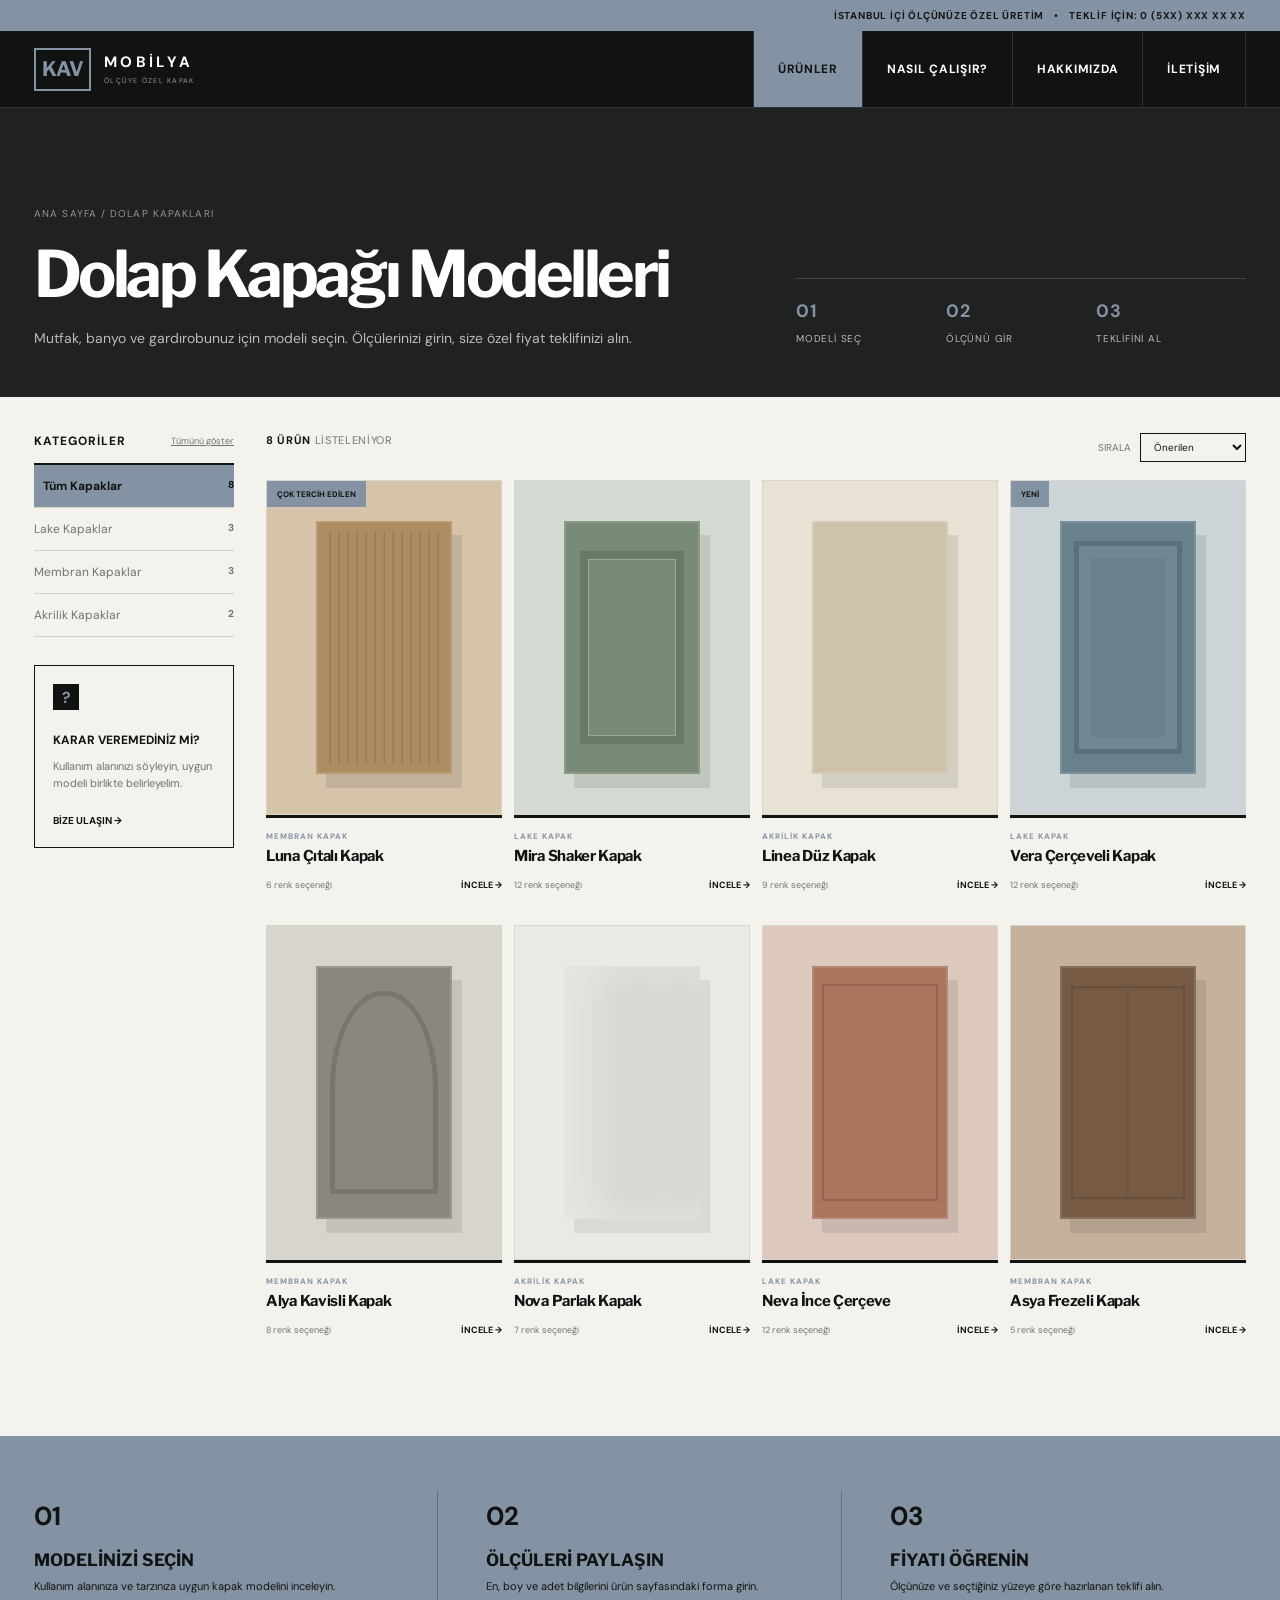
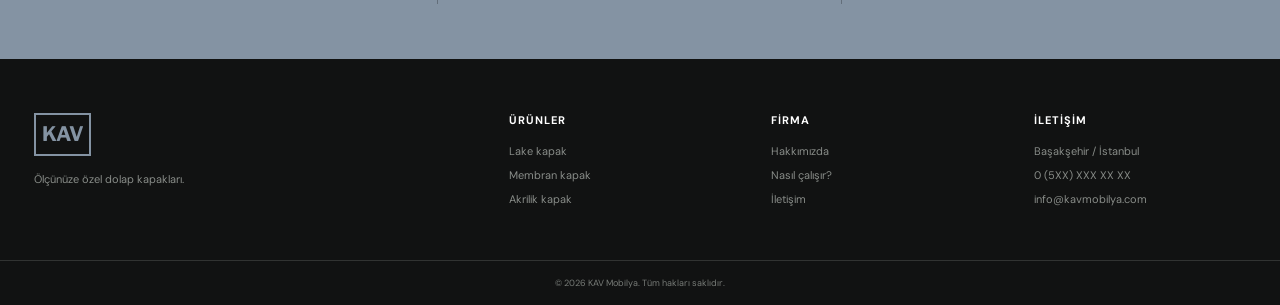
<file: index.html>
<!doctype html>
<html lang="tr">
  <head>
    <meta charset="UTF-8" />
    <meta name="viewport" content="width=device-width, initial-scale=1" />
    <meta name="description" content="Ölçünüze özel mutfak, banyo ve gardırop kapakları." />
    <meta name="robots" content="noindex, nofollow" />
    <meta name="theme-color" content="#ffffff" />
    <title>KAV Mobilya | Dolap Kapağı Modelleri</title>
    <link rel="preconnect" href="https://fonts.googleapis.com" />
    <link rel="preconnect" href="https://fonts.gstatic.com" crossorigin />
    <link href="https://fonts.googleapis.com/css2?family=DM+Sans:wght@400;500;600;700&family=Libre+Franklin:wght@600;700&display=swap" rel="stylesheet" />
    <link rel="stylesheet" href="styles.css" />
  </head>
  <body>
    <div class="topbar">İstanbul içi ölçünüze özel üretim <span>•</span> Teklif için: 0 (5XX) XXX XX XX</div>
    <header class="site-header" id="top">
      <a class="brand" href="index.html" aria-label="KAV Mobilya ana sayfa">
        <span class="brand-box">KAV</span>
        <span><strong>MOBİLYA</strong><small>ÖLÇÜYE ÖZEL KAPAK</small></span>
      </a>
      <button class="menu-toggle" type="button" aria-controls="main-nav" aria-expanded="false"><span></span><span></span><span></span><b class="sr-only">Menüyü aç</b></button>
      <nav class="main-nav" id="main-nav">
        <a class="is-active" href="#urunler">Ürünler</a>
        <a href="#nasil-calisir">Nasıl çalışır?</a>
        <a href="#hakkimizda">Hakkımızda</a>
        <a href="#iletisim">İletişim</a>
      </nav>
    </header>

    <main>
      <section class="intro">
        <div>
          <p class="breadcrumb">Ana Sayfa / Dolap Kapakları</p>
          <h1>Dolap Kapağı Modelleri</h1>
          <p>Mutfak, banyo ve gardırobunuz için modeli seçin. Ölçülerinizi girin, size özel fiyat teklifinizi alın.</p>
        </div>
        <div class="intro-points">
          <span><b>01</b> Modeli seç</span>
          <span><b>02</b> Ölçünü gir</span>
          <span><b>03</b> Teklifini al</span>
        </div>
      </section>

      <section class="catalog" id="urunler">
        <aside class="filters" aria-label="Ürün filtreleri">
          <div class="filter-title"><strong>Kategoriler</strong><button type="button" id="clear-filter">Tümünü göster</button></div>
          <button class="filter is-selected" data-filter="all" type="button"><span>Tüm Kapaklar</span><b>8</b></button>
          <button class="filter" data-filter="lake" type="button"><span>Lake Kapaklar</span><b>3</b></button>
          <button class="filter" data-filter="membran" type="button"><span>Membran Kapaklar</span><b>3</b></button>
          <button class="filter" data-filter="akrilik" type="button"><span>Akrilik Kapaklar</span><b>2</b></button>
          <div class="help-card">
            <strong>Karar veremediniz mi?</strong>
            <p>Kullanım alanınızı söyleyin, uygun modeli birlikte belirleyelim.</p>
            <a href="#iletisim">Bize ulaşın →</a>
          </div>
        </aside>

        <div class="product-area">
          <div class="catalog-toolbar">
            <div><strong id="result-count">8 ürün</strong><span> listeleniyor</span></div>
            <label>Sırala
              <select aria-label="Ürün sıralaması">
                <option>Önerilen</option>
                <option>En yeniler</option>
                <option>Ada göre</option>
              </select>
            </label>
          </div>

          <div class="product-grid">
            <a class="product-card" data-category="membran" href="product.html">
              <div class="product-image tone-oak"><span class="tag">Çok tercih edilen</span><div class="panel panel-fluted"></div></div>
              <div class="product-info"><p>MEMBRAN KAPAK</p><h2>Luna Çıtalı Kapak</h2><div><span>6 renk seçeneği</span><b>İncele →</b></div></div>
            </a>
            <a class="product-card" data-category="lake" href="product.html">
              <div class="product-image tone-sage"><div class="panel panel-shaker"></div></div>
              <div class="product-info"><p>LAKE KAPAK</p><h2>Mira Shaker Kapak</h2><div><span>12 renk seçeneği</span><b>İncele →</b></div></div>
            </a>
            <a class="product-card" data-category="akrilik" href="product.html">
              <div class="product-image tone-cream"><div class="panel panel-flat"></div></div>
              <div class="product-info"><p>AKRİLİK KAPAK</p><h2>Linea Düz Kapak</h2><div><span>9 renk seçeneği</span><b>İncele →</b></div></div>
            </a>
            <a class="product-card" data-category="lake" href="product.html">
              <div class="product-image tone-blue"><span class="tag">Yeni</span><div class="panel panel-double"></div></div>
              <div class="product-info"><p>LAKE KAPAK</p><h2>Vera Çerçeveli Kapak</h2><div><span>12 renk seçeneği</span><b>İncele →</b></div></div>
            </a>
            <a class="product-card" data-category="membran" href="product.html">
              <div class="product-image tone-stone"><div class="panel panel-arch"></div></div>
              <div class="product-info"><p>MEMBRAN KAPAK</p><h2>Alya Kavisli Kapak</h2><div><span>8 renk seçeneği</span><b>İncele →</b></div></div>
            </a>
            <a class="product-card" data-category="akrilik" href="product.html">
              <div class="product-image tone-white"><div class="panel panel-flat gloss"></div></div>
              <div class="product-info"><p>AKRİLİK KAPAK</p><h2>Nova Parlak Kapak</h2><div><span>7 renk seçeneği</span><b>İncele →</b></div></div>
            </a>
            <a class="product-card" data-category="lake" href="product.html">
              <div class="product-image tone-clay"><div class="panel panel-slim"></div></div>
              <div class="product-info"><p>LAKE KAPAK</p><h2>Neva İnce Çerçeve</h2><div><span>12 renk seçeneği</span><b>İncele →</b></div></div>
            </a>
            <a class="product-card" data-category="membran" href="product.html">
              <div class="product-image tone-walnut"><div class="panel panel-line"></div></div>
              <div class="product-info"><p>MEMBRAN KAPAK</p><h2>Asya Frezeli Kapak</h2><div><span>5 renk seçeneği</span><b>İncele →</b></div></div>
            </a>
          </div>
        </div>
      </section>

      <section class="how" id="nasil-calisir">
        <div><small>01</small><strong>Modelinizi seçin</strong><p>Kullanım alanınıza ve tarzınıza uygun kapak modelini inceleyin.</p></div>
        <div><small>02</small><strong>Ölçüleri paylaşın</strong><p>En, boy ve adet bilgilerini ürün sayfasındaki forma girin.</p></div>
        <div><small>03</small><strong>Fiyatı öğrenin</strong><p>Ölçünüze ve seçtiğiniz yüzeye göre hazırlanan teklifi alın.</p></div>
      </section>
    </main>

    <footer id="iletisim">
      <div class="footer-brand"><span class="brand-box">KAV</span><p>Ölçünüze özel dolap kapakları.</p></div>
      <div><strong>Ürünler</strong><a href="#urunler">Lake kapak</a><a href="#urunler">Membran kapak</a><a href="#urunler">Akrilik kapak</a></div>
      <div id="hakkimizda"><strong>Firma</strong><a href="#hakkimizda">Hakkımızda</a><a href="#nasil-calisir">Nasıl çalışır?</a><a href="#iletisim">İletişim</a></div>
      <div><strong>İletişim</strong><span>Başakşehir / İstanbul</span><span>0 (5XX) XXX XX XX</span><span>info@kavmobilya.com</span></div>
    </footer>
    <div class="copyright">© <span id="year"></span> KAV Mobilya. Tüm hakları saklıdır.</div>
    <script src="script.js"></script>
  </body>
</html>
</file>
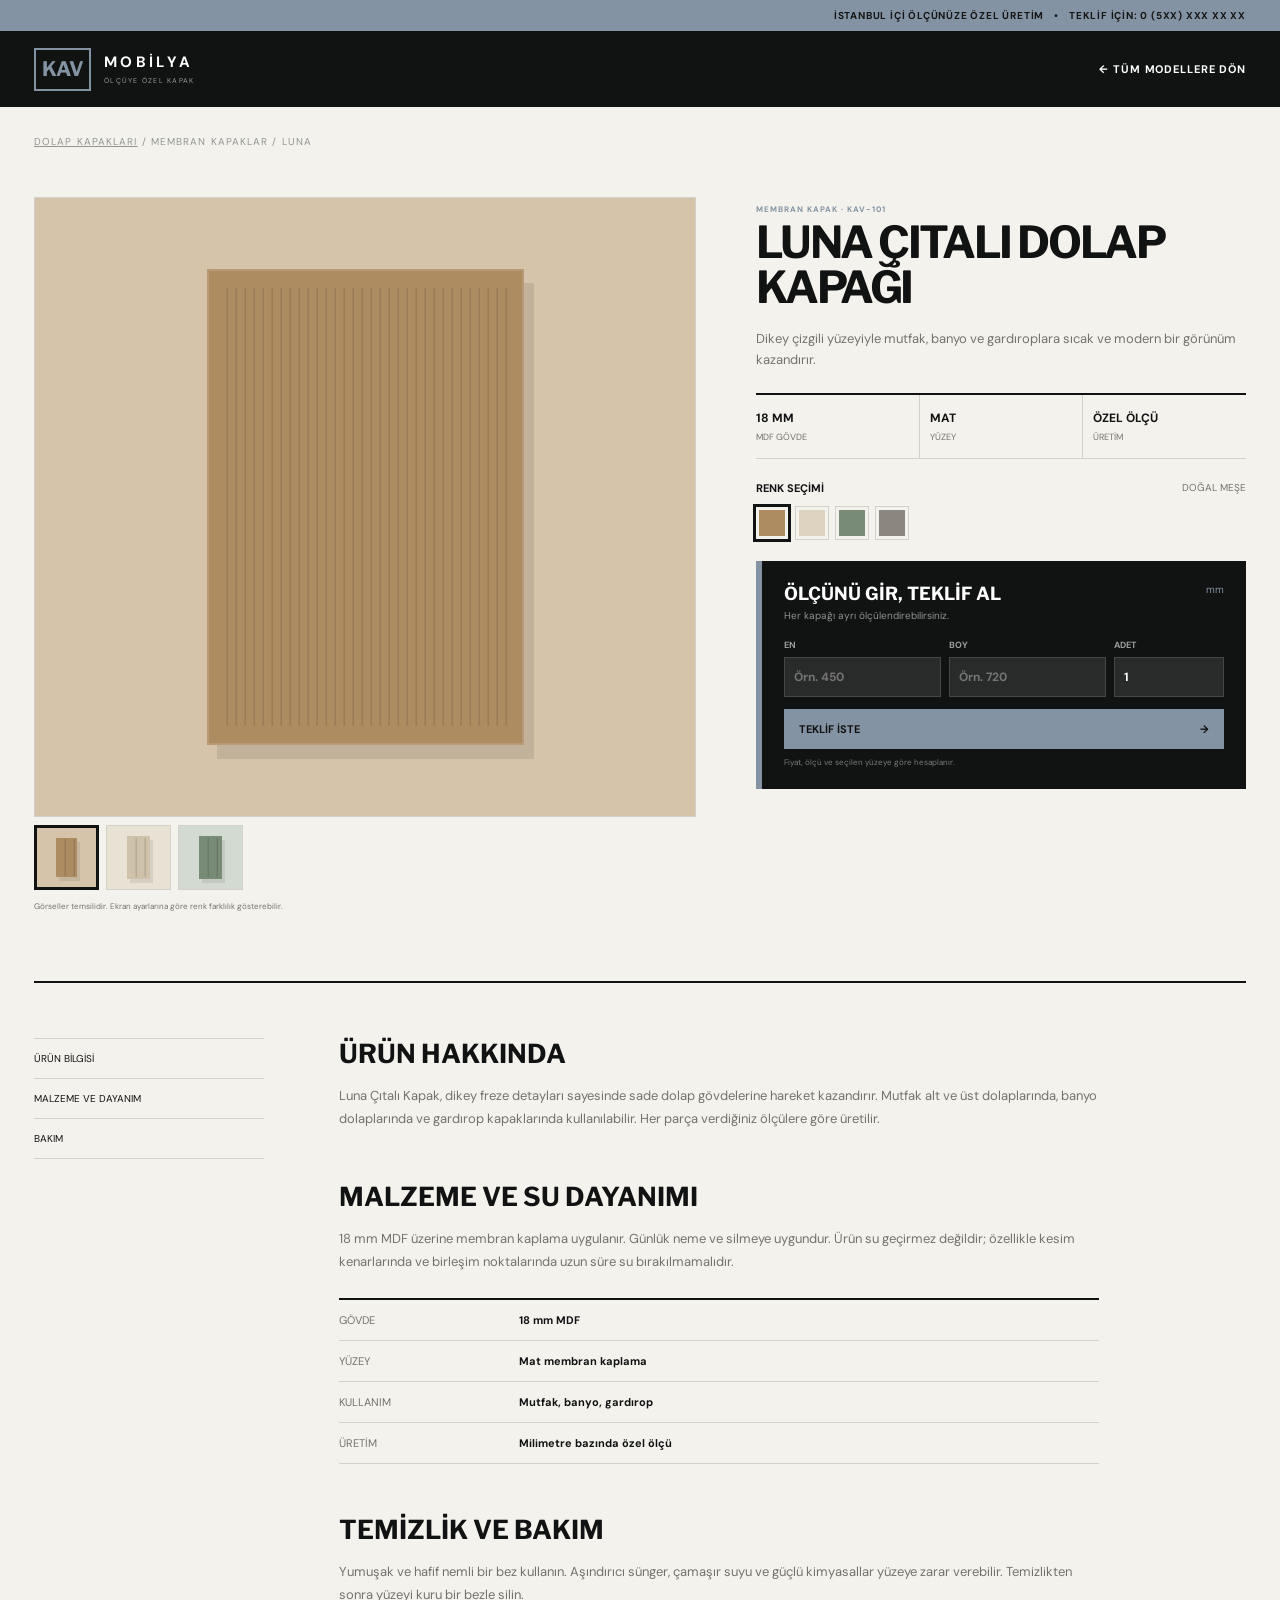
<file: product.html>
<!doctype html>
<html lang="tr">
  <head>
    <meta charset="UTF-8" />
    <meta name="viewport" content="width=device-width, initial-scale=1" />
    <meta name="robots" content="noindex, nofollow" />
    <meta name="theme-color" content="#ffffff" />
    <title>Luna Çıtalı Kapak | KAV Mobilya</title>
    <link rel="preconnect" href="https://fonts.googleapis.com" />
    <link rel="preconnect" href="https://fonts.gstatic.com" crossorigin />
    <link href="https://fonts.googleapis.com/css2?family=DM+Sans:wght@400;500;600;700&family=Libre+Franklin:wght@600;700&display=swap" rel="stylesheet" />
    <link rel="stylesheet" href="styles.css" />
  </head>
  <body>
    <div class="topbar">İstanbul içi ölçünüze özel üretim <span>•</span> Teklif için: 0 (5XX) XXX XX XX</div>
    <header class="site-header">
      <a class="brand" href="index.html"><span class="brand-box">KAV</span><span><strong>MOBİLYA</strong><small>ÖLÇÜYE ÖZEL KAPAK</small></span></a>
      <a class="back" href="index.html">← Tüm modellere dön</a>
    </header>

    <main class="product-page">
      <p class="breadcrumb product-crumb"><a href="index.html">Dolap Kapakları</a> / Membran Kapaklar / Luna</p>
      <section class="product-main">
        <div class="detail-gallery">
          <div class="main-product-image tone-oak"><div class="panel panel-fluted"></div></div>
          <div class="thumb-row"><button class="thumb is-selected tone-oak"><span class="panel panel-fluted"></span></button><button class="thumb tone-cream"><span class="panel panel-fluted"></span></button><button class="thumb tone-sage"><span class="panel panel-fluted"></span></button></div>
          <small>Görseller temsilidir. Ekran ayarlarına göre renk farklılık gösterebilir.</small>
        </div>

        <div class="detail-content">
          <p class="product-code">MEMBRAN KAPAK · KAV-101</p>
          <h1>Luna Çıtalı Dolap Kapağı</h1>
          <p class="detail-lead">Dikey çizgili yüzeyiyle mutfak, banyo ve gardıroplara sıcak ve modern bir görünüm kazandırır.</p>
          <div class="quick-features"><span><b>18 mm</b>MDF gövde</span><span><b>Mat</b>Yüzey</span><span><b>Özel ölçü</b>Üretim</span></div>

          <div class="color-picker"><div><strong>Renk seçimi</strong><span id="color-name">Doğal Meşe</span></div><div class="swatches"><button class="swatch swatch-oak is-selected" data-color="Doğal Meşe" aria-label="Doğal Meşe"></button><button class="swatch swatch-cream" data-color="Kırık Beyaz" aria-label="Kırık Beyaz"></button><button class="swatch swatch-sage" data-color="Adaçayı" aria-label="Adaçayı"></button><button class="swatch swatch-stone" data-color="Taş Gri" aria-label="Taş Gri"></button></div></div>

          <section class="quote-box" id="teklif">
            <div class="quote-heading"><div><h2>Ölçünü gir, teklif al</h2><p>Her kapağı ayrı ölçülendirebilirsiniz.</p></div><span>mm</span></div>
            <form id="quote-form">
              <div class="field-row"><label>En<input name="width" type="number" inputmode="numeric" placeholder="Örn. 450" min="1" required /></label><label>Boy<input name="height" type="number" inputmode="numeric" placeholder="Örn. 720" min="1" required /></label><label>Adet<input name="quantity" type="number" inputmode="numeric" value="1" min="1" required /></label></div>
              <button type="submit">Teklif iste <span>→</span></button>
              <small>Fiyat, ölçü ve seçilen yüzeye göre hesaplanır.</small>
            </form>
          </section>
        </div>
      </section>

      <section class="product-description">
        <div class="description-nav"><a href="#urun">Ürün bilgisi</a><a href="#malzeme">Malzeme ve dayanım</a><a href="#bakim">Bakım</a></div>
        <div class="description-copy">
          <article id="urun"><h2>Ürün hakkında</h2><p>Luna Çıtalı Kapak, dikey freze detayları sayesinde sade dolap gövdelerine hareket kazandırır. Mutfak alt ve üst dolaplarında, banyo dolaplarında ve gardırop kapaklarında kullanılabilir. Her parça verdiğiniz ölçülere göre üretilir.</p></article>
          <article id="malzeme"><h2>Malzeme ve su dayanımı</h2><p>18 mm MDF üzerine membran kaplama uygulanır. Günlük neme ve silmeye uygundur. Ürün su geçirmez değildir; özellikle kesim kenarlarında ve birleşim noktalarında uzun süre su bırakılmamalıdır.</p><div class="spec-table"><div><span>Gövde</span><b>18 mm MDF</b></div><div><span>Yüzey</span><b>Mat membran kaplama</b></div><div><span>Kullanım</span><b>Mutfak, banyo, gardırop</b></div><div><span>Üretim</span><b>Milimetre bazında özel ölçü</b></div></div></article>
          <article id="bakim"><h2>Temizlik ve bakım</h2><p>Yumuşak ve hafif nemli bir bez kullanın. Aşındırıcı sünger, çamaşır suyu ve güçlü kimyasallar yüzeye zarar verebilir. Temizlikten sonra yüzeyi kuru bir bezle silin.</p></article>
        </div>
      </section>
    </main>
    <a class="mobile-offer" href="#teklif">Ölçü girip teklif al</a>
    <script src="script.js"></script>
  </body>
</html>
</file>
<file: styles.css>
:root{--ink:#111212;--paper:#f4f2ed;--white:#fff;--muted:#73736e;--line:#d3d1ca;--orange:#8493a3;--dark:#202221}*{box-sizing:border-box}html{scroll-behavior:smooth}body{margin:0;background:var(--paper);color:var(--ink);font-family:"DM Sans",sans-serif}a{color:inherit;text-decoration:none}button,input,select{font:inherit}.sr-only{position:absolute;width:1px;height:1px;overflow:hidden;clip:rect(0,0,0,0)}
.topbar{height:31px;padding:0 34px;display:flex;align-items:center;justify-content:flex-end;gap:10px;background:var(--orange);color:#151515;font-size:10px;font-weight:700;text-transform:uppercase;letter-spacing:.08em}.site-header{height:76px;padding:0 34px;display:flex;align-items:center;justify-content:space-between;background:var(--ink);color:#fff}.brand{display:flex;align-items:center;gap:13px}.brand-box{width:57px;height:43px;display:grid;place-items:center;border:2px solid var(--orange);color:var(--orange);font-family:"Libre Franklin",sans-serif;font-size:20px;font-weight:700}.brand>span:last-child{display:flex;flex-direction:column;line-height:1}.brand strong{font-size:15px;letter-spacing:.22em}.brand small{margin-top:7px;color:#979a97;font-size:7px;letter-spacing:.18em}.main-nav{height:100%;display:flex;align-items:center}.main-nav a{height:100%;padding:0 24px;display:flex;align-items:center;border-left:1px solid #303231;font-size:12px;font-weight:700;text-transform:uppercase;letter-spacing:.06em}.main-nav a:last-child{border-right:1px solid #303231}.main-nav a:hover,.main-nav a.is-active{background:var(--orange);color:#111}.menu-toggle{display:none}.back{font-size:11px;font-weight:700;text-transform:uppercase;letter-spacing:.08em}
.intro{min-height:290px;padding:58px max(calc((100vw - 1400px)/2),34px) 48px;display:grid;grid-template-columns:1fr auto;align-items:end;background:var(--dark);color:#fff;border-top:1px solid #313332}.breadcrumb{margin:0 0 24px;color:#929590;font-size:10px;text-transform:uppercase;letter-spacing:.11em}.intro h1,.detail-content h1{margin:0;font-family:"Libre Franklin",sans-serif;font-weight:700;letter-spacing:-.055em}.intro h1{max-width:850px;font-size:64px;line-height:.95}.intro>div>p:last-child{max-width:630px;margin:22px 0 0;color:#b8bbb7;font-size:14px;line-height:1.6}.intro-points{padding:20px 0 4px;display:flex;border-top:1px solid #444644}.intro-points span{min-width:150px;display:flex;flex-direction:column;gap:9px;color:#b8bbb7;font-size:10px;text-transform:uppercase;letter-spacing:.08em}.intro-points b{color:var(--orange);font-size:18px}
.catalog{max-width:1400px;margin:auto;padding:36px 34px 100px;display:grid;grid-template-columns:200px 1fr;gap:32px}.filter-title{padding:0 0 14px;display:flex;justify-content:space-between;border-bottom:2px solid var(--ink)}.filter-title strong{font-size:12px;text-transform:uppercase;letter-spacing:.08em}.filter-title button{padding:0;border:0;background:none;color:var(--muted);font-size:9px;text-decoration:underline;cursor:pointer}.filter{width:100%;padding:13px 0;display:flex;justify-content:space-between;border:0;border-bottom:1px solid var(--line);background:none;color:var(--muted);font-size:12px;text-align:left;cursor:pointer}.filter b{font-size:10px}.filter.is-selected,.filter:hover{padding-left:9px;background:var(--orange);color:#111;font-weight:700}.help-card{margin-top:28px;padding:18px;border:1px solid var(--ink)}.help-card:before{content:"?";width:26px;height:26px;margin-bottom:18px;display:grid;place-items:center;background:var(--ink);color:var(--orange);font-weight:700}.help-card strong{font-size:12px;text-transform:uppercase}.help-card p{margin:9px 0 16px;color:var(--muted);font-size:11px;line-height:1.55}.help-card a{font-size:10px;font-weight:700;text-transform:uppercase}.catalog-toolbar{height:47px;display:flex;align-items:flex-start;justify-content:space-between}.catalog-toolbar div{font-size:11px;text-transform:uppercase;letter-spacing:.06em}.catalog-toolbar span{color:var(--muted)}.catalog-toolbar label{display:flex;align-items:center;gap:9px;color:var(--muted);font-size:10px;text-transform:uppercase}.catalog-toolbar select{padding:6px 28px 6px 9px;border:1px solid var(--ink);border-radius:0;background:transparent;color:var(--ink);font-size:10px}.product-grid{display:grid;grid-template-columns:repeat(4,minmax(0,1fr));gap:34px 12px}.product-card{min-width:0}.product-card.is-hidden{display:none}.product-image{height:335px;position:relative;display:grid;place-items:center;overflow:hidden;border:1px solid #d9d6ce;background:#e5e2da}.tag{position:absolute;z-index:2;top:0;left:0;padding:8px 10px;background:var(--orange);color:#111;font-size:8px;font-weight:700;text-transform:uppercase}.panel{width:58%;height:76%;position:relative;background:currentColor;box-shadow:10px 14px 0 rgba(0,0,0,.09),inset 0 0 0 2px rgba(255,255,255,.13);transition:transform .2s,box-shadow .2s}.panel:after{content:"";position:absolute;inset:7%;border:3px solid rgba(20,20,18,.14)}.product-card:hover .panel{transform:translate(-3px,-3px);box-shadow:16px 20px 0 rgba(0,0,0,.11),inset 0 0 0 2px rgba(255,255,255,.13)}.panel-fluted:after{inset:4%;border:0;background:repeating-linear-gradient(90deg,transparent 0 7px,rgba(20,15,10,.13) 8px 9px)}.panel-shaker:after{inset:12%;border-width:8px;box-shadow:inset 0 0 0 1px rgba(255,255,255,.25)}.panel-flat:after{display:none}.panel-double:after{inset:8% 10%;border-width:5px;box-shadow:inset 0 0 0 12px rgba(255,255,255,.06)}.panel-arch:after{inset:10%;border-width:5px;border-radius:48% 48% 0 0}.panel-slim:after{inset:7%;border-width:2px}.panel-line:after{inset:8%;border-width:2px;background:linear-gradient(90deg,transparent 49%,rgba(20,20,20,.15) 50%,transparent 51%)}.gloss{box-shadow:10px 14px 0 rgba(0,0,0,.07),inset 28px 0 40px rgba(255,255,255,.35)}.tone-oak{background:#d5c4aa;color:#ad8c62}.tone-sage{background:#d3dad1;color:#788b76}.tone-cream{background:#e8e2d5;color:#cec2aa}.tone-blue{background:#ccd4d7;color:#68818c}.tone-stone{background:#d8d5cf;color:#8b877e}.tone-white{background:#e9e9e6;color:#d8d8d3}.tone-clay{background:#ddc8bd;color:#aa745d}.tone-walnut{background:#c5b09b;color:#765a43}.product-info{padding:13px 0 0;border-top:3px solid var(--ink)}.product-card:hover .product-info{border-color:var(--orange)}.product-info p,.product-code{margin:0 0 6px;color:var(--orange);font-size:8px;font-weight:700;letter-spacing:.12em}.product-info h2{margin:0 0 14px;font:700 15px "Libre Franklin";letter-spacing:-.02em}.product-info div{display:flex;justify-content:space-between;color:var(--muted);font-size:9px}.product-info b{color:var(--ink);text-transform:uppercase}
.how{padding:55px max(calc((100vw - 1332px)/2),34px);display:grid;grid-template-columns:repeat(3,1fr);background:var(--orange)}.how>div{padding:8px 48px;border-right:1px solid rgba(0,0,0,.25)}.how>div:first-child{padding-left:0}.how>div:last-child{border:0}.how small{font-size:26px;font-weight:700}.how strong{display:block;margin:17px 0 8px;font:700 17px "Libre Franklin";text-transform:uppercase}.how p{max-width:310px;margin:0;font-size:11px;line-height:1.6}footer{padding:54px max(calc((100vw - 1332px)/2),34px);display:grid;grid-template-columns:2fr repeat(3,1fr);gap:50px;background:var(--ink);color:#888c88}footer>div{display:flex;flex-direction:column;align-items:flex-start;gap:10px;font-size:11px}footer strong{margin-bottom:7px;color:#fff;font-size:11px;text-transform:uppercase;letter-spacing:.09em}.footer-brand p{margin:6px 0}.copyright{padding:16px 34px;background:var(--ink);border-top:1px solid #313332;color:#777b77;font-size:9px;text-align:center}
.product-page{max-width:1332px;margin:auto;padding:0 34px}.product-crumb{padding-top:28px}.product-crumb a{text-decoration:underline}.product-main{padding:25px 0 70px;display:grid;grid-template-columns:minmax(0,1.15fr) minmax(390px,.85fr);gap:60px}.main-product-image{height:620px;display:grid;place-items:center;border:1px solid var(--line)}.main-product-image .panel{width:48%;height:77%}.thumb-row{display:flex;gap:7px;margin-top:8px}.thumb{width:65px;height:65px;display:grid;place-items:center;border:1px solid var(--line);border-radius:0;cursor:pointer}.thumb.is-selected{border:3px solid var(--ink)}.thumb .panel{width:45%;height:70%;box-shadow:3px 4px 0 rgba(0,0,0,.08)}.detail-gallery>small{display:block;margin-top:11px;color:var(--muted);font-size:8px}.detail-content{padding-top:7px}.detail-content h1{max-width:510px;font-size:44px;line-height:1.02;text-transform:uppercase}.detail-lead{margin:18px 0 22px;color:var(--muted);font-size:13px;line-height:1.65}.quick-features{display:grid;grid-template-columns:repeat(3,1fr);border-top:2px solid var(--ink);border-bottom:1px solid var(--line)}.quick-features span{padding:15px 10px;border-right:1px solid var(--line);display:flex;flex-direction:column;color:var(--muted);font-size:9px;text-transform:uppercase}.quick-features span:first-child{padding-left:0}.quick-features span:last-child{border:0}.quick-features b{margin-bottom:5px;color:var(--ink);font-size:12px}.color-picker{padding:22px 0}.color-picker>div:first-child{margin-bottom:12px;display:flex;justify-content:space-between;font-size:11px;text-transform:uppercase}.color-picker>div:first-child span{color:var(--muted);font-size:10px}.swatches{display:flex;gap:8px}.swatch{width:32px;height:32px;border:3px solid var(--paper);border-radius:0;outline:1px solid var(--line);cursor:pointer}.swatch.is-selected{outline:3px solid var(--ink)}.swatch-oak{background:#ad8c62}.swatch-cream{background:#ded3c1}.swatch-sage{background:#788b76}.swatch-stone{background:#8b877e}.quote-box{padding:22px;background:var(--ink);color:#fff;border-left:6px solid var(--orange)}.quote-heading{display:flex;justify-content:space-between}.quote-heading h2{margin:0;font:700 18px "Libre Franklin";text-transform:uppercase}.quote-heading p{margin:5px 0 17px;color:#8f938f;font-size:10px}.quote-heading>span{color:var(--orange);font-size:10px}.field-row{display:grid;grid-template-columns:1fr 1fr .7fr;gap:8px}.field-row label{color:#9ca09c;font-size:9px;font-weight:700;text-transform:uppercase}.field-row input{width:100%;margin-top:6px;padding:11px 9px;border:1px solid #444745;border-radius:0;background:#292b2a;color:#fff;font-size:12px}.quote-box form>button{width:100%;margin-top:12px;padding:13px 15px;display:flex;justify-content:space-between;border:0;border-radius:0;background:var(--orange);color:#111;font-size:11px;font-weight:700;text-transform:uppercase;cursor:pointer}.quote-box form>small{display:block;margin-top:8px;color:#777b77;font-size:8px}.product-description{padding:55px 0 90px;display:grid;grid-template-columns:230px 1fr;gap:75px;border-top:2px solid var(--ink)}.description-nav{height:max-content;display:flex;flex-direction:column;align-items:flex-start;gap:0;position:sticky;top:20px;border-top:1px solid var(--line);font-size:10px;text-transform:uppercase}.description-nav a{width:100%;padding:13px 0;border-bottom:1px solid var(--line)}.description-nav a:hover{padding-left:8px;background:var(--orange)}.description-copy{max-width:760px}.description-copy article{margin-bottom:50px;scroll-margin-top:25px}.description-copy h2{margin:0 0 15px;font:700 26px "Libre Franklin";text-transform:uppercase}.description-copy p{margin:0;color:var(--muted);font-size:13px;line-height:1.8}.spec-table{margin-top:24px;border-top:2px solid var(--ink)}.spec-table div{padding:13px 0;display:grid;grid-template-columns:180px 1fr;border-bottom:1px solid var(--line);font-size:11px}.spec-table span{color:var(--muted);text-transform:uppercase}.mobile-offer{display:none}
@media(max-width:1100px){.product-grid{grid-template-columns:repeat(3,minmax(0,1fr))}.intro h1{font-size:52px}.intro-points span{min-width:125px}}
@media(max-width:760px){.topbar{height:28px;padding:0 14px;justify-content:center;font-size:8px}.site-header{height:65px;padding:0 16px}.brand-box{width:46px;height:35px;font-size:16px}.brand strong{font-size:13px}.brand small{font-size:6px}.menu-toggle{width:34px;height:34px;padding:6px;display:flex;flex-direction:column;justify-content:center;gap:5px;border:0;background:none}.menu-toggle span{width:22px;height:2px;background:#fff}.main-nav{display:none;position:absolute;z-index:15;top:93px;left:0;right:0;height:auto;flex-direction:column;align-items:stretch;background:var(--ink)}.main-nav.is-open{display:flex}.main-nav a{height:auto;padding:15px 18px;border:0;border-bottom:1px solid #303231}.intro{min-height:auto;padding:37px 16px 29px;display:block}.intro h1{font-size:38px}.intro>div>p:last-child{margin-top:17px;font-size:12px}.breadcrumb{margin-bottom:18px}.intro-points{margin-top:28px;padding-top:16px;justify-content:space-between}.intro-points span{min-width:0;font-size:8px}.intro-points b{font-size:15px}.catalog{padding:15px 16px 60px;display:block}.filters{margin:0 -16px 14px;padding:0 16px;display:flex;gap:6px;overflow-x:auto;scrollbar-width:none}.filter-title,.help-card{display:none}.filter{width:auto;flex:0 0 auto;padding:9px 12px;border:1px solid var(--line);font-size:9px}.filter b{margin-left:8px}.filter.is-selected{padding-left:12px;background:var(--orange);border-color:var(--orange)}.catalog-toolbar{height:42px}.catalog-toolbar label{font-size:0}.catalog-toolbar select{font-size:9px}.product-grid{grid-template-columns:repeat(2,minmax(0,1fr));gap:29px 9px}.product-image{height:52vw;max-height:265px}.product-image .panel{width:62%;height:76%;box-shadow:6px 9px 0 rgba(0,0,0,.09)}.product-info{padding-top:10px}.product-info p{font-size:7px}.product-info h2{font-size:13px;line-height:1.25}.product-info div{font-size:8px}.tag{padding:5px 6px;font-size:7px}.how{padding:25px 16px;display:block}.how>div,.how>div:first-child{padding:20px 0;border-right:0;border-bottom:1px solid rgba(0,0,0,.25)}.how>div:last-child{border-bottom:0}footer{padding:42px 16px;grid-template-columns:1fr 1fr;gap:32px 18px}.footer-brand{grid-column:1/-1}.back{font-size:9px}.product-page{padding:0 16px}.product-crumb{padding-top:18px}.product-main{padding:10px 0 40px;display:block}.main-product-image{height:104vw;max-height:520px}.main-product-image .panel{width:56%;height:78%}.thumb{width:57px;height:57px}.detail-content{padding-top:29px}.detail-content h1{font-size:32px}.detail-lead{font-size:12px}.quick-features span{padding:13px 7px;font-size:8px}.quick-features span:first-child{padding-left:0}.color-picker{padding:19px 0}.quote-box{margin:0 -4px;padding:19px 13px}.field-row{grid-template-columns:1fr 1fr}.field-row label:last-child{grid-column:1/-1}.product-description{padding:40px 0 80px;display:block}.description-nav{position:static;margin-bottom:35px;flex-direction:row;gap:20px;overflow-x:auto;white-space:nowrap;border-bottom:1px solid var(--line)}.description-nav a{width:auto;border:0}.description-copy article{margin-bottom:38px}.description-copy h2{font-size:21px}.spec-table div{grid-template-columns:115px 1fr}.mobile-offer{display:block;position:fixed;z-index:20;left:10px;right:10px;bottom:9px;padding:14px;background:var(--orange);color:#111;text-align:center;font-size:11px;font-weight:700;text-transform:uppercase;box-shadow:0 10px 30px rgba(0,0,0,.3)}}
@media(max-width:360px){.intro h1{font-size:34px}.product-grid{column-gap:7px}.product-info h2{font-size:12px}.brand small{display:none}}
</file>
